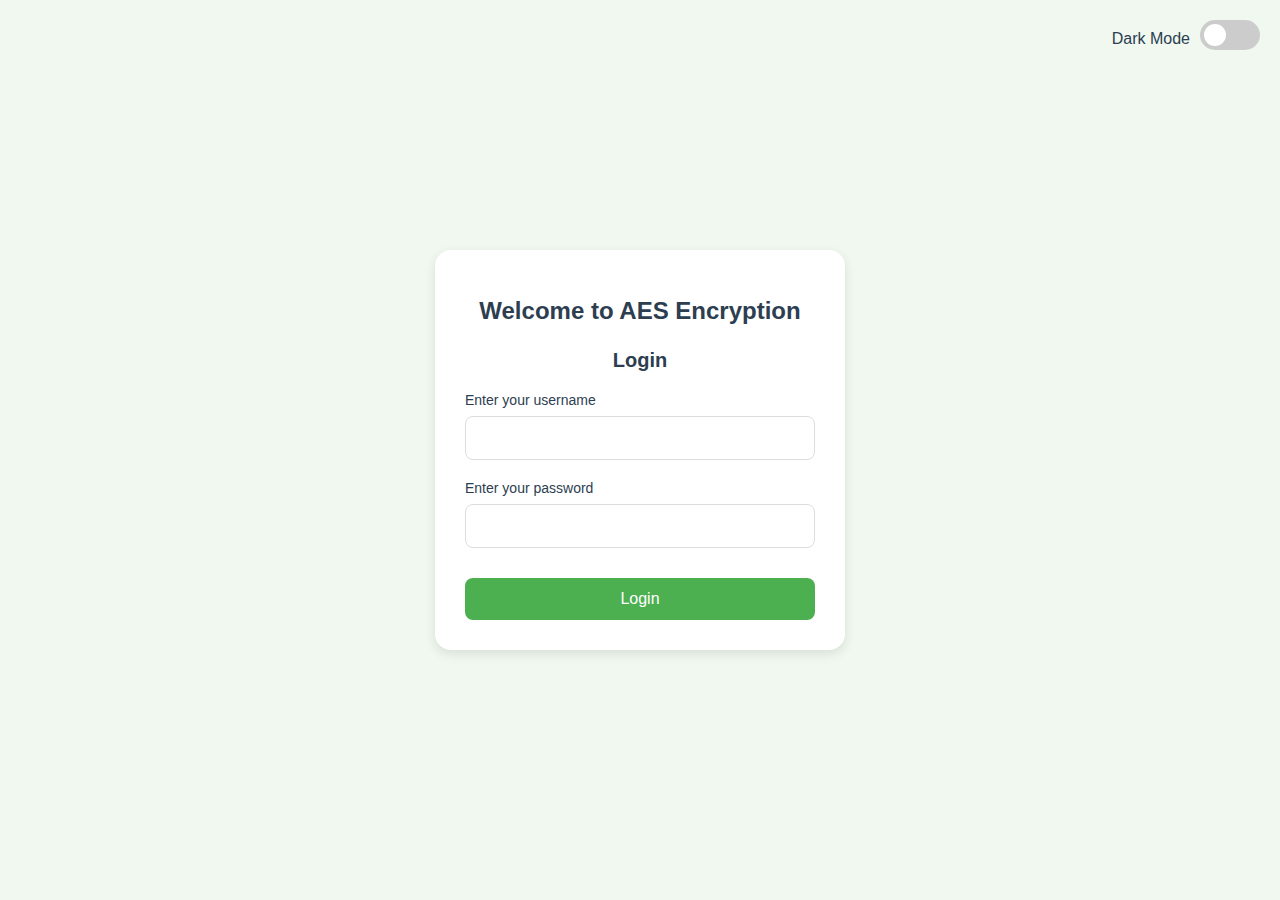
<file: templates/login.html>
<!DOCTYPE html>
<html lang="en">
<head>
    <meta charset="UTF-8">
    <meta name="viewport" content="width=device-width, initial-scale=1.0">
    <title>Login - AES Encryption</title>
    <style>
        :root {
            --bg-color: #f0f8f0; /* Light green background */
            --card-color: #ffffff;
            --text-color: #2c3e50;
            --primary-color: #4CAF50;
            --primary-hover: #45a049;
            --input-border: #ddd;
            --shadow: 0 4px 12px rgba(0, 0, 0, 0.1);
        }

        .dark-mode {
            --bg-color: #1a2b3c;
            --card-color: #2c3e50;
            --text-color: #ecf0f1;
            --primary-color: #2ecc71;
            --primary-hover: #27ae60;
            --input-border: #34495e;
            --shadow: 0 4px 12px rgba(0, 0, 0, 0.3);
        }

        body {
            font-family: 'Arial', sans-serif;
            background-color: var(--bg-color);
            display: flex;
            justify-content: center;
            align-items: center;
            height: 100vh;
            margin: 0;
            color: var(--text-color);
            transition: all 0.3s ease;
        }

        .login-container {
            background: var(--card-color);
            padding: 30px;
            border-radius: 16px; /* Increased border radius */
            box-shadow: var(--shadow);
            width: 350px;
            text-align: center;
            transition: all 0.3s ease;
        }

        h1 {
            color: var(--text-color);
            margin-bottom: 24px;
            font-size: 24px;
        }

        h2 {
            color: var(--text-color);
            margin-bottom: 20px;
            font-size: 20px;
        }

        .form-group {
            margin-bottom: 20px;
            text-align: left;
        }

        label {
            display: block;
            margin-bottom: 8px;
            color: var(--text-color);
            font-size: 14px;
        }

        input {
            width: 100%;
            padding: 12px;
            border: 1px solid var(--input-border);
            border-radius: 8px;
            box-sizing: border-box;
            font-size: 16px;
            background-color: var(--card-color);
            color: var(--text-color);
            transition: all 0.3s ease;
        }

        button {
            background-color: var(--primary-color);
            color: white;
            border: none;
            padding: 12px;
            width: 100%;
            border-radius: 8px;
            font-size: 16px;
            cursor: pointer;
            transition: all 0.3s ease;
            margin-top: 10px;
        }

        button:hover {
            background-color: var(--primary-hover);
        }

        .signup-prompt {
            margin-top: 20px;
            color: var(--text-color);
            font-size: 14px;
        }

        .signup-link {
            color: var(--primary-color);
            text-decoration: none;
        }

        .signup-link:hover {
            text-decoration: underline;
        }

        .theme-toggle {
            position: absolute;
            top: 20px;
            right: 20px;
            display: flex;
            align-items: center;
            gap: 10px;
        }

        .toggle-switch {
            position: relative;
            display: inline-block;
            width: 60px;
            height: 30px;
        }

        .toggle-switch input {
            opacity: 0;
            width: 0;
            height: 0;
        }

        .slider {
            position: absolute;
            cursor: pointer;
            top: 0;
            left: 0;
            right: 0;
            bottom: 0;
            background-color: #ccc;
            transition: .4s;
            border-radius: 34px;
        }

        .slider:before {
            position: absolute;
            content: "";
            height: 22px;
            width: 22px;
            left: 4px;
            bottom: 4px;
            background-color: white;
            transition: .4s;
            border-radius: 50%;
        }

        input:checked + .slider {
            background-color: var(--primary-color);
        }

        input:checked + .slider:before {
            transform: translateX(30px);
        }
    </style>
</head>
<body>
    <div class="theme-toggle">
        <span>Dark Mode</span>
        <label class="toggle-switch">
            <input type="checkbox" id="theme-toggle">
            <span class="slider"></span>
        </label>
    </div>

    <div class="login-container">
        <h1>Welcome to AES Encryption</h1>
        <form method="POST" action="/login">
            <h2>Login</h2>
            <div class="form-group">
                <label>Enter your username</label>
                <input type="text" name="username" required>
            </div>
            <div class="form-group">
                <label>Enter your password</label>
                <input type="password" name="password" required>
            </div>
            <button type="submit">Login</button>
           
        </form>
    </div>

    <script>
        const toggle = document.getElementById('theme-toggle');
        const body = document.body;

        // Check for saved theme preference
        if (localStorage.getItem('darkMode') === 'enabled') {
            body.classList.add('dark-mode');
            toggle.checked = true;
        }

        // Toggle theme
        toggle.addEventListener('change', function() {
            if (this.checked) {
                body.classList.add('dark-mode');
                localStorage.setItem('darkMode', 'enabled');
            } else {
                body.classList.remove('dark-mode');
                localStorage.setItem('darkMode', 'disabled');
            }
        });
    </script>
</body>
</html>
</file>
